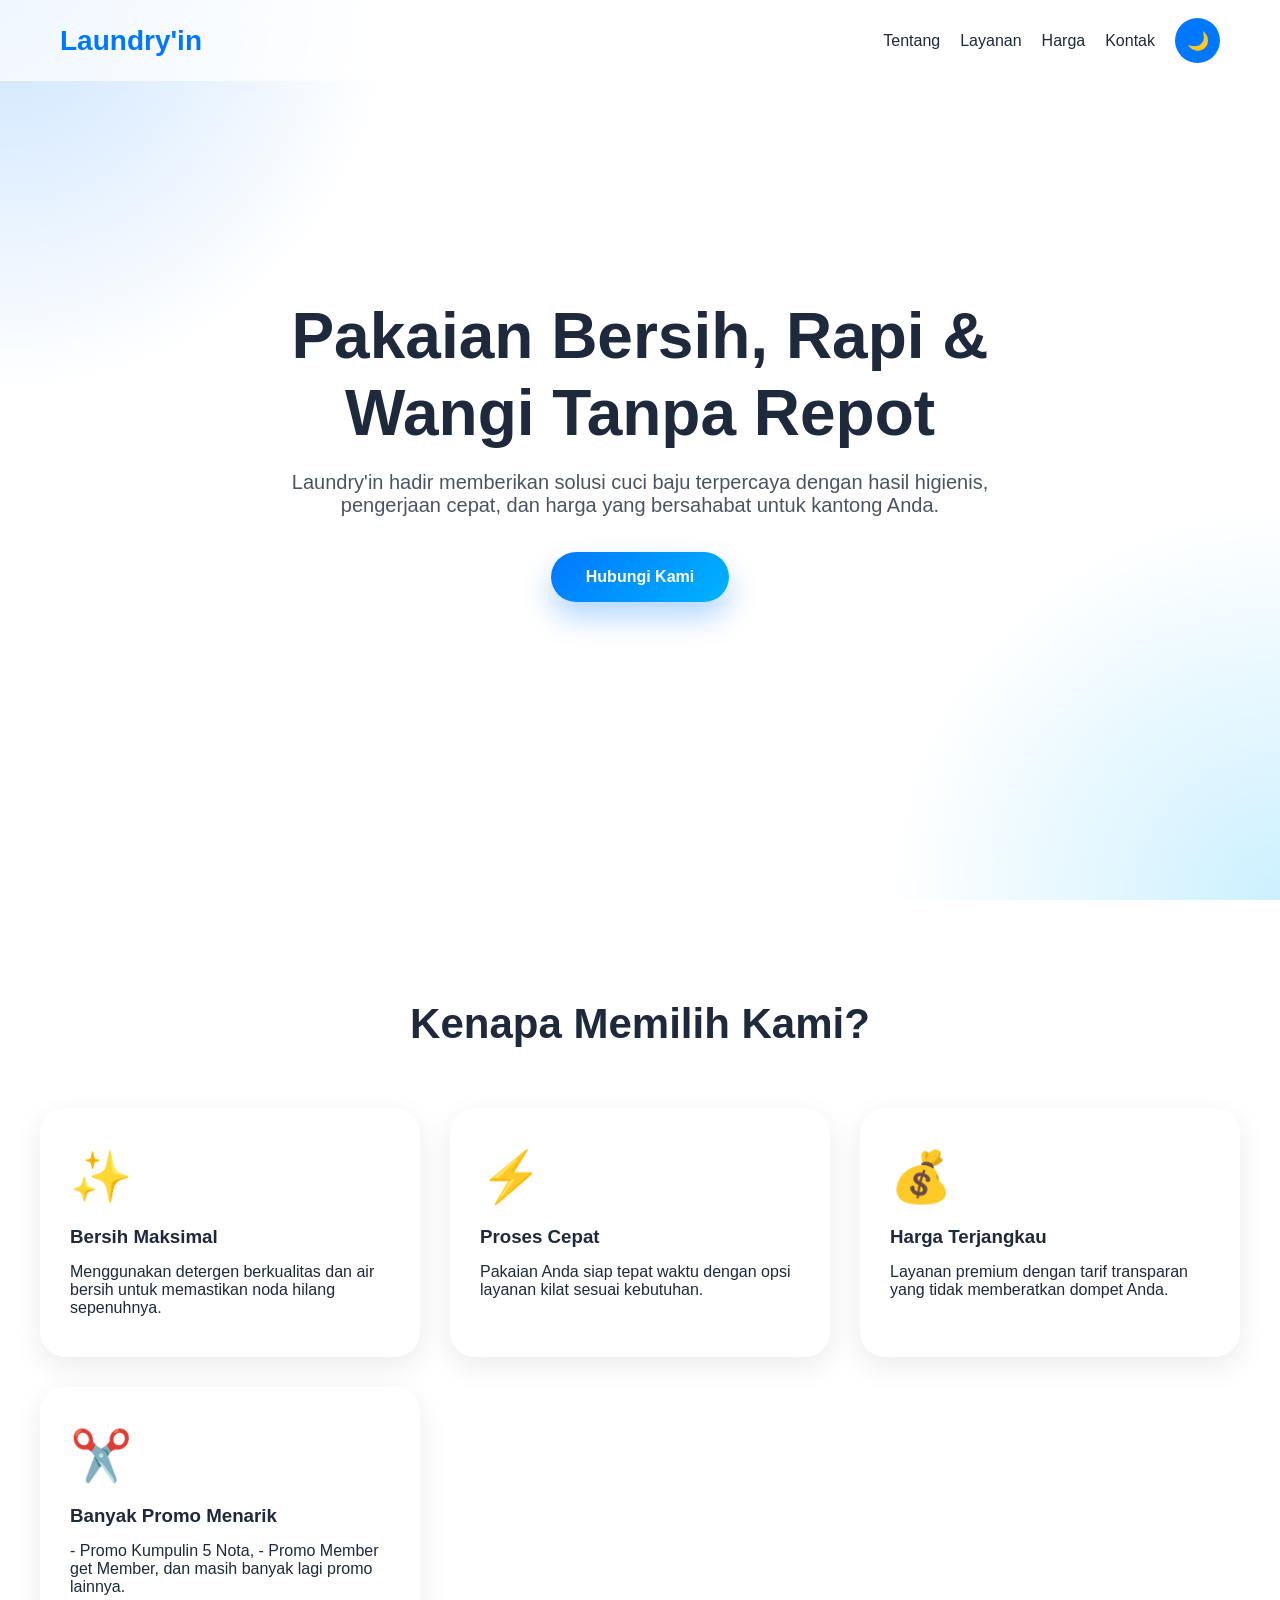
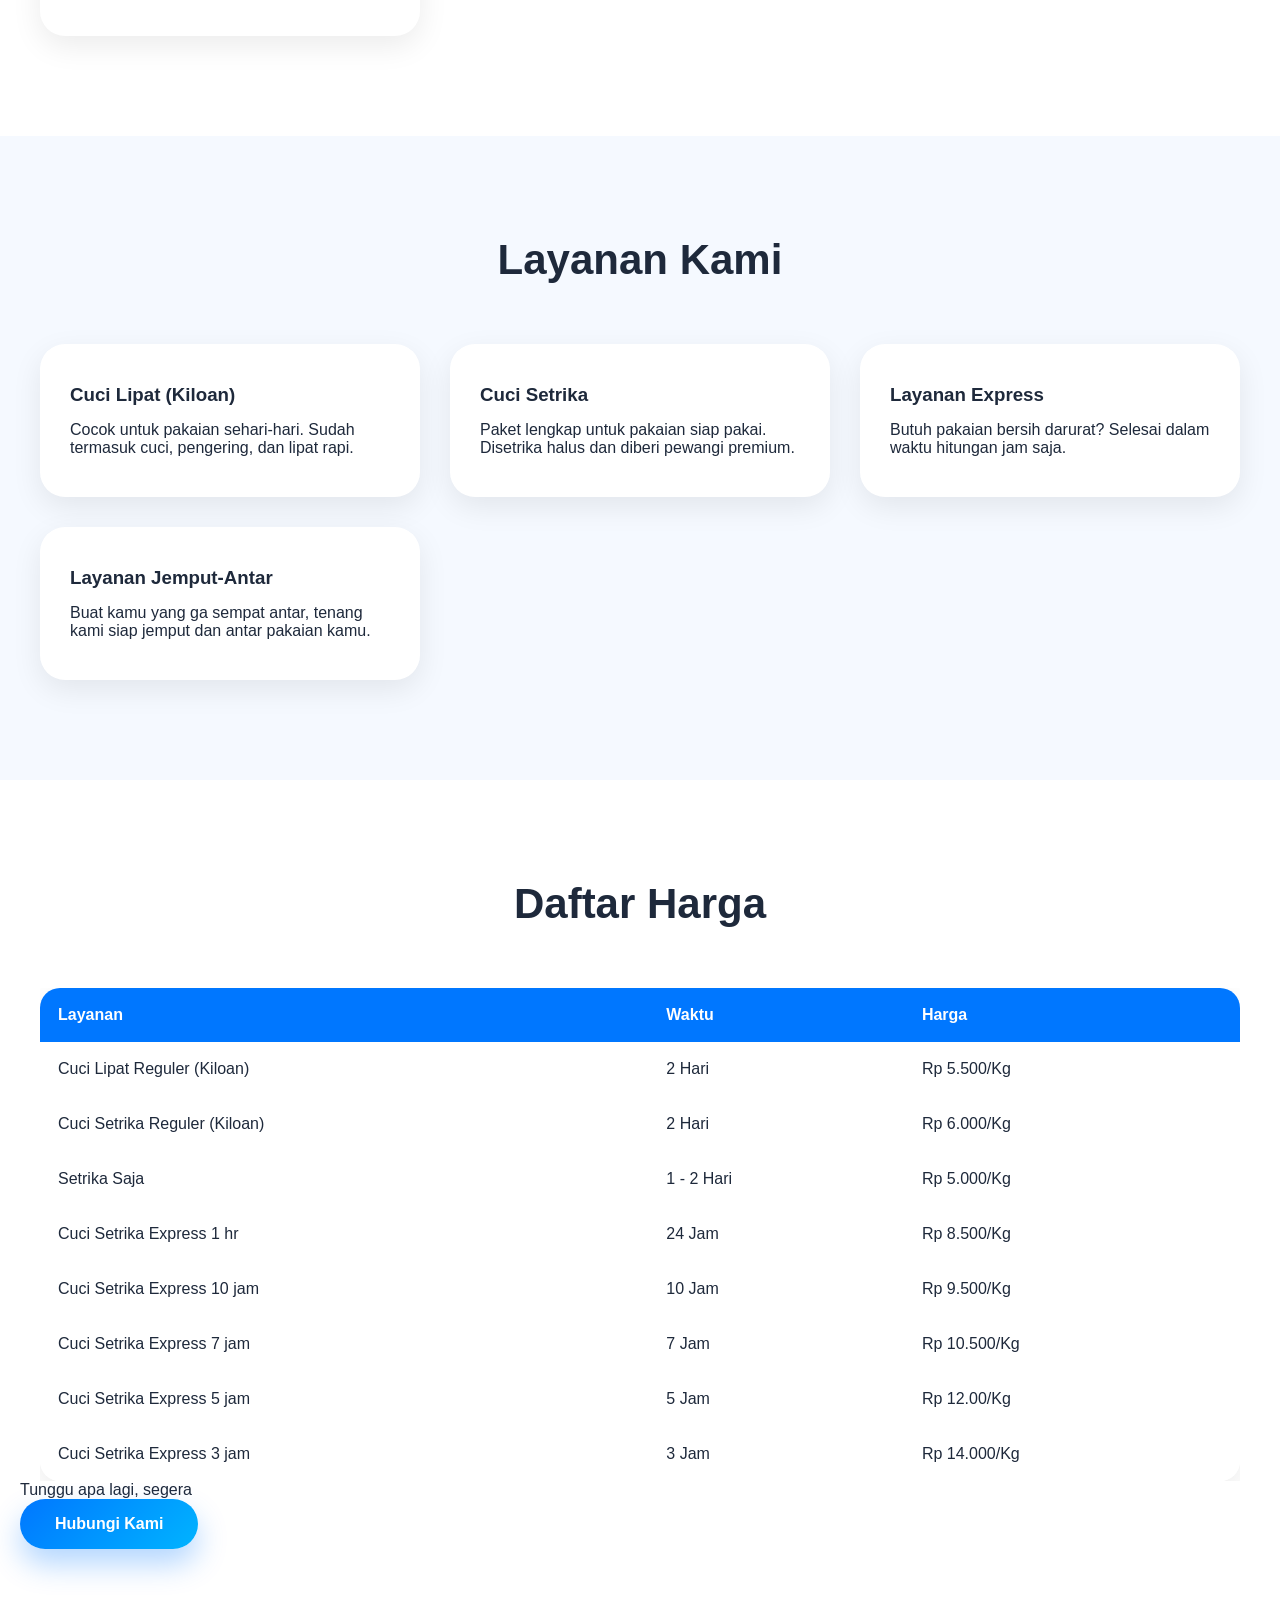
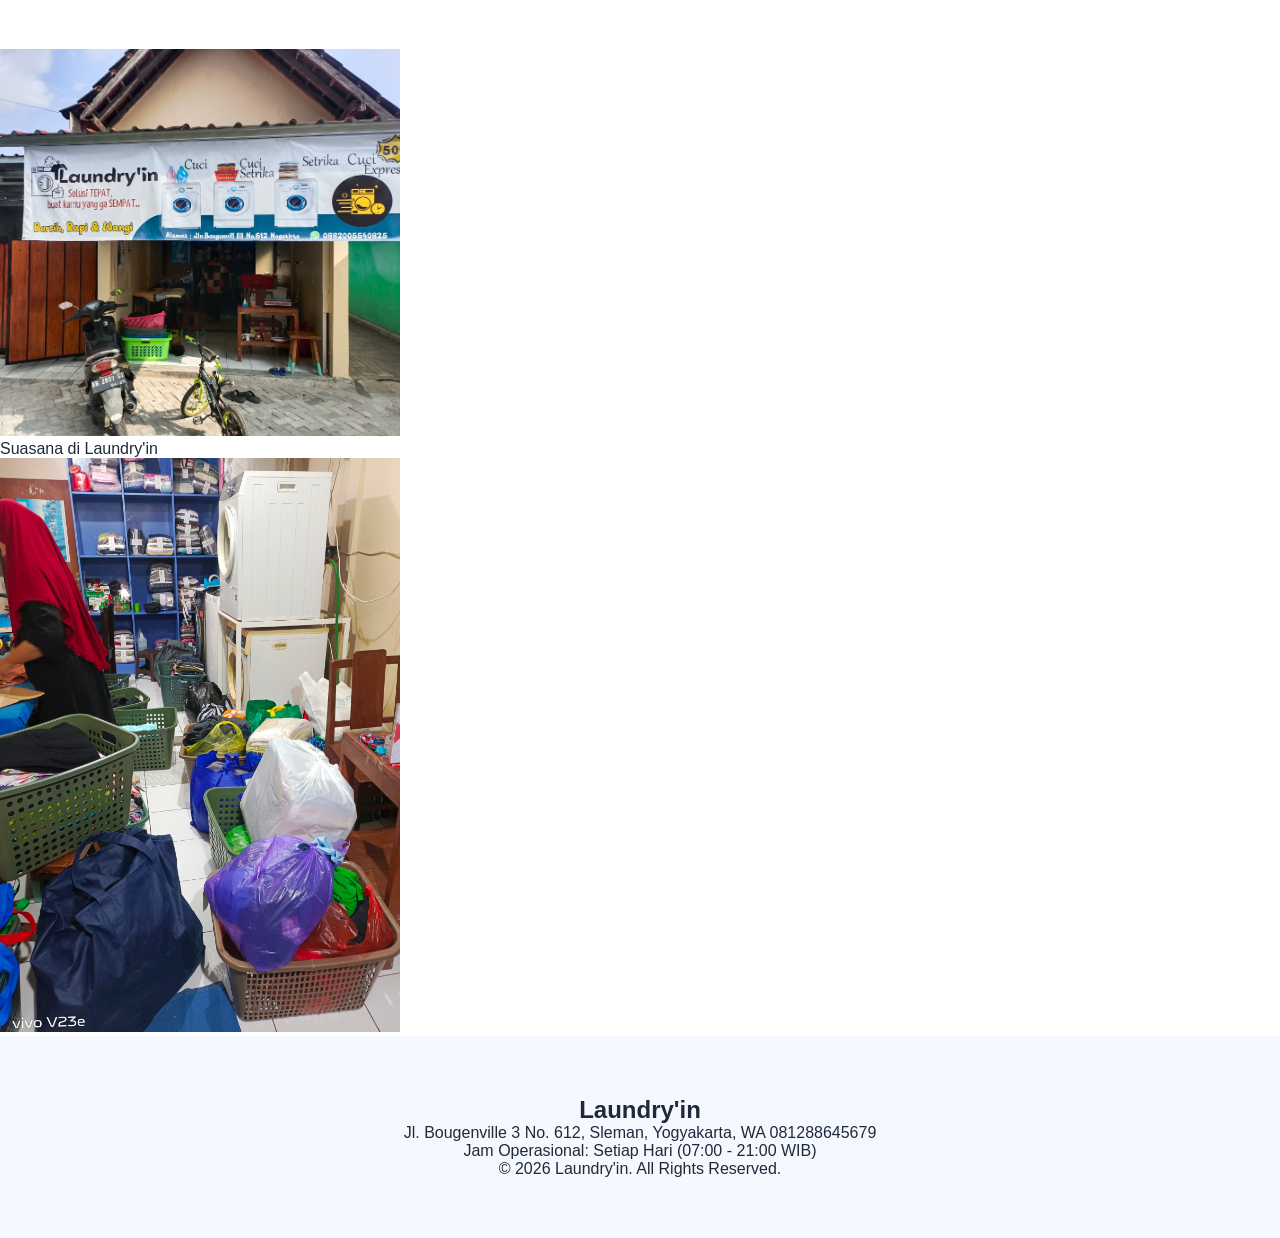
<file: index.html>
<!DOCTYPE html>
<html lang="id">
<head>
    <meta charset="UTF-8">
    <meta name="viewport" content="width=device-width, initial-scale=1.0">

    <title>Laundry'in</title>

    <link rel="stylesheet" href="style.css">

    <!-- AOS Animation -->
    <link href="https://unpkg.com/aos@2.3.4/dist/aos.css" rel="stylesheet">
</head>

<body>

<!-- HEADER -->
<header>
    <div class="nav-container">

        <div class="logo">Laundry'in</div>

        <nav>
            <a href="#tentang">Tentang</a>
            <a href="#layanan">Layanan</a>
            <a href="#harga">Harga</a>
            <a href="#kontak">Kontak</a>

            <button class="theme-btn" id="themeToggle">
                🌙
            </button>
        </nav>

    </div>
</header>

<!-- HERO -->
<section class="hero" id="tentang">

    <div class="hero-content" data-aos="fade-up">

        <h1>
            Pakaian Bersih, Rapi & Wangi Tanpa Repot
        </h1>

        <p>
            Laundry'in hadir memberikan solusi cuci baju terpercaya dengan hasil higienis, pengerjaan cepat, dan harga yang bersahabat untuk kantong Anda.
        </p>

        <a href="https://wa.me/6281288645679" target="_blank" class="cta-btn">
            Hubungi Kami
        </a>

    </div>

</section>

<!-- KEUNGGULAN -->
<section>

    <div class="container">

        <h2 class="section-title" data-aos="fade-up">
            Kenapa Memilih Kami?
        </h2>

        <div class="grid">

            <div class="card" data-aos="zoom-in">
                <div class="icon">✨</div>
                <h3>Bersih Maksimal</h3>
                <p>
                    Menggunakan detergen berkualitas dan air bersih untuk memastikan noda hilang sepenuhnya.
                </p>
            </div>

            <div class="card" data-aos="zoom-in" data-aos-delay="150">
                <div class="icon">⚡</div>
                <h3>Proses Cepat</h3>
                <p>
                    Pakaian Anda siap tepat waktu dengan opsi layanan kilat sesuai kebutuhan.
                </p>
            </div>

            <div class="card" data-aos="zoom-in" data-aos-delay="300">
                <div class="icon">💰</div>
                <h3>Harga Terjangkau</h3>
                <p>
                    Layanan premium dengan tarif transparan yang tidak memberatkan dompet Anda.
                </p>
            </div>

            <div class="card" data-aos="zoom-in" data-aos-delay="300">
                <div class="icon">✂️</div>
                <h3>Banyak Promo Menarik</h3>
                <p>
                    - Promo Kumpulin 5 Nota, - Promo Member get Member, dan masih banyak lagi promo lainnya. 
                </p>
            </div>
        </div>

    </div>

</section>

<!-- LAYANAN -->
<section class="services" id="layanan">

    <div class="container">

        <h2 class="section-title" data-aos="fade-up">
            Layanan Kami
        </h2>

        <div class="grid">

            <div class="card" data-aos="fade-up">
                <h3>Cuci Lipat (Kiloan)</h3>
                <p>
                    Cocok untuk pakaian sehari-hari. Sudah termasuk cuci, pengering, dan lipat rapi.
                </p>
            </div>

            <div class="card" data-aos="fade-up" data-aos-delay="150">
                <h3>Cuci Setrika</h3>
                <p>
                    Paket lengkap untuk pakaian siap pakai. Disetrika halus dan diberi pewangi premium.
                </p>
            </div>

            <div class="card" data-aos="fade-up" data-aos-delay="300">
                <h3>Layanan Express</h3>
                <p>
                    Butuh pakaian bersih darurat? Selesai dalam waktu hitungan jam saja.
                </p>
            </div>
            <div class="card" data-aos="fade-up" data-aos-delay="300">
                <h3>Layanan Jemput-Antar </h3>
                <p>
                    Buat kamu yang ga sempat antar, tenang kami siap jemput dan antar pakaian kamu.
                </p>
           </div>
        </div>

    </div>

</section>

<!-- HARGA -->
<section id="harga">

    <div class="container">

        <h2 class="section-title" data-aos="fade-up">
            Daftar Harga
        </h2>

        <div class="table-wrapper" data-aos="fade-up">

            <table>

                <thead>
                    <tr>
                        <th>Layanan</th>
                        <th>Waktu</th>
                        <th>Harga</th>
                    </tr>
                </thead>

                <tbody>

                    <tr>
                        <td>Cuci Lipat Reguler (Kiloan)</td>
                        <td>2 Hari</td>
                        <td>Rp 5.500/Kg</td>
                    </tr>

                    <tr>
                        <td>Cuci Setrika Reguler (Kiloan)</td>
                        <td>2 Hari</td>
                        <td>Rp 6.000/Kg</td>
                    </tr>

                    <tr>
                        <td>Setrika Saja</td>
                        <td>1 - 2 Hari</td>
                        <td>Rp 5.000/Kg</td>
                    </tr>

                    <tr>
                        <td>Cuci Setrika Express 1 hr</td>
                        <td>24 Jam</td>
                        <td>Rp 8.500/Kg</td>
                    </tr>

                    <tr>
                        <td>Cuci Setrika Express 10 jam</td>
                        <td>10 Jam</td>
                        <td>Rp 9.500/Kg</td>
                    </tr>
                    
                    <tr>
                        <td>Cuci Setrika Express 7 jam</td>
                        <td>7 Jam</td>
                        <td>Rp 10.500/Kg</td>
                    </tr>
                    
                    <tr>
                        <td>Cuci Setrika Express 5 jam</td>
                        <td>5 Jam</td>
                        <td>Rp 12.00/Kg</td>
                    </tr>
                    
                    <tr>
                        <td>Cuci Setrika Express 3 jam</td>
                        <td>3 Jam</td>
                        <td>Rp 14.000/Kg</td>
                    </tr>
                </tbody>

            </table>

        </div>

    </div>
    <p>
        
    </p>  
    <p>Tunggu apa lagi, segera </p>  
        <a href="https://wa.me/6281288645679" target="_blank" class="cta-btn">
            Hubungi Kami
        </a>

</section>
<img src="FTL1.jpg" alt="Suasana Laundry'in" style="width: 400px; max-width: 100%;" >
<p>Suasana di Laundry'in</p>  
<img src="FTL4.jpg" style="width: 400px; max-width: 100%;">

<!-- FOOTER -->
<footer id="kontak">

    <h2>Laundry'in</h2>

    <p>
        Jl. Bougenville 3 No. 612, Sleman, Yogyakarta, WA 081288645679
    </p>

    <p>
        Jam Operasional: Setiap Hari (07:00 - 21:00 WIB)
    </p>

     <p>
        © 2026 Laundry'in. All Rights Reserved.
    </p>
</footer>

<!-- SCRIPT -->
<script src="https://unpkg.com/aos@2.3.4/dist/aos.js"></script>
<script src="script.js"></script>
  
</body>
</html>
</file>
<file: style.css>
/* RESET */
*{
    margin:0;
    padding:0;
    box-sizing:border-box;
    font-family:'Segoe UI',sans-serif;
    scroll-behavior:smooth;
}

:root{
    --bg:#ffffff;
    --text:#1e293b;
    --card:#ffffff;
    --primary:#0077ff;
    --secondary:#f5f9ff;
    --shadow:0 10px 30px rgba(0,0,0,0.08);
}

body.dark{
    --bg:#0f172a;
    --text:#f1f5f9;
    --card:#1e293b;
    --primary:#38bdf8;
    --secondary:#111827;
    --shadow:0 10px 30px rgba(0,0,0,0.4);
}

body{
    background:var(--bg);
    color:var(--text);
    transition:0.4s;
}

/* HEADER */
header{
    position:fixed;
    top:0;
    width:100%;
    z-index:1000;
    backdrop-filter:blur(10px);
    background:rgba(255,255,255,0.7);
}

body.dark header{
    background:rgba(15,23,42,0.8);
}

.nav-container{
    max-width:1200px;
    margin:auto;
    padding:18px 20px;
    display:flex;
    justify-content:space-between;
    align-items:center;
}

.logo{
    font-size:28px;
    font-weight:700;
    color:var(--primary);
}

nav{
    display:flex;
    gap:20px;
    align-items:center;
}

nav a{
    text-decoration:none;
    color:var(--text);
    font-weight:500;
    transition:0.3s;
}

nav a:hover{
    color:var(--primary);
}

/* BUTTON */
.theme-btn{
    border:none;
    background:var(--primary);
    color:white;
    width:45px;
    height:45px;
    border-radius:50%;
    cursor:pointer;
    font-size:18px;
    transition:0.3s;
}

.theme-btn:hover{
    transform:rotate(180deg) scale(1.1);
}

/* HERO */
.hero{
    min-height:100vh;
    display:flex;
    align-items:center;
    justify-content:center;
    text-align:center;
    padding:120px 20px;

    background:
    radial-gradient(circle at top left, rgba(0,119,255,0.2), transparent 25%),
    radial-gradient(circle at bottom right, rgba(0,180,255,0.2), transparent 25%),
    var(--bg);
}

.hero-content{
    max-width:800px;
}

.hero h1{
    font-size:64px;
    margin-bottom:20px;
    line-height:1.2;
}

.hero p{
    font-size:20px;
    opacity:0.8;
    margin-bottom:35px;
}

/* CTA */
.cta-btn{
    display:inline-block;
    padding:16px 35px;
    background:linear-gradient(135deg,var(--primary),#00b4ff);
    color:white;
    text-decoration:none;
    border-radius:50px;
    font-weight:600;
    transition:0.3s;
    box-shadow:0 15px 30px rgba(0,119,255,0.3);
}

.cta-btn:hover{
    transform:translateY(-6px);
}

/* SECTION */
section{
    padding:100px 20px;
}

.container{
    max-width:1200px;
    margin:auto;
}

.section-title{
    text-align:center;
    font-size:42px;
    margin-bottom:60px;
}

/* GRID */
.grid{
    display:grid;
    grid-template-columns:repeat(auto-fit,minmax(280px,1fr));
    gap:30px;
}

/* CARD */
.card{
    background:var(--card);
    border-radius:25px;
    padding:40px 30px;
    box-shadow:var(--shadow);
    transition:0.4s;
}

.card:hover{
    transform:translateY(-10px);
}

.icon{
    font-size:50px;
    margin-bottom:20px;
}

.card h3{
    margin-bottom:15px;
}

/* SERVICES */
.services{
    background:var(--secondary);
}

/* TABLE */
.table-wrapper{
    overflow-x:auto;
}

table{
    width:100%;
    border-collapse:collapse;
    overflow:hidden;
    border-radius:20px;
    box-shadow:var(--shadow);
}

th{
    background:var(--primary);
    color:white;
}

th,td{
    padding:18px;
    text-align:left;
}

tr{
    background:var(--card);
}

tr:not(:last-child){
    border-bottom:1px solid rgba(255,255,255,0.08);
}

/* FOOTER */
footer{
    background:var(--secondary);
    text-align:center;
    padding:60px 20px;
}

/* RESPONSIVE */
@media(max-width:768px){

    .hero h1{
        font-size:42px;
    }

    .hero p{
        font-size:17px;
    }

    .nav-container{
        flex-direction:column;
        gap:15px;
    }

    nav{
        flex-wrap:wrap;
        justify-content:center;
    }
}
/* EFEK SAAT DISENTUH */
.card:hover{
    transform:
        translateY(-18px)
        scale(1.05)
        rotateX(6deg)
        rotateY(-6deg);

    box-shadow:
        0 30px 60px rgba(0,0,0,0.25),
        0 10px 25px rgba(0,119,255,0.25);

    transition:all 0.35s ease;
}
</file>
